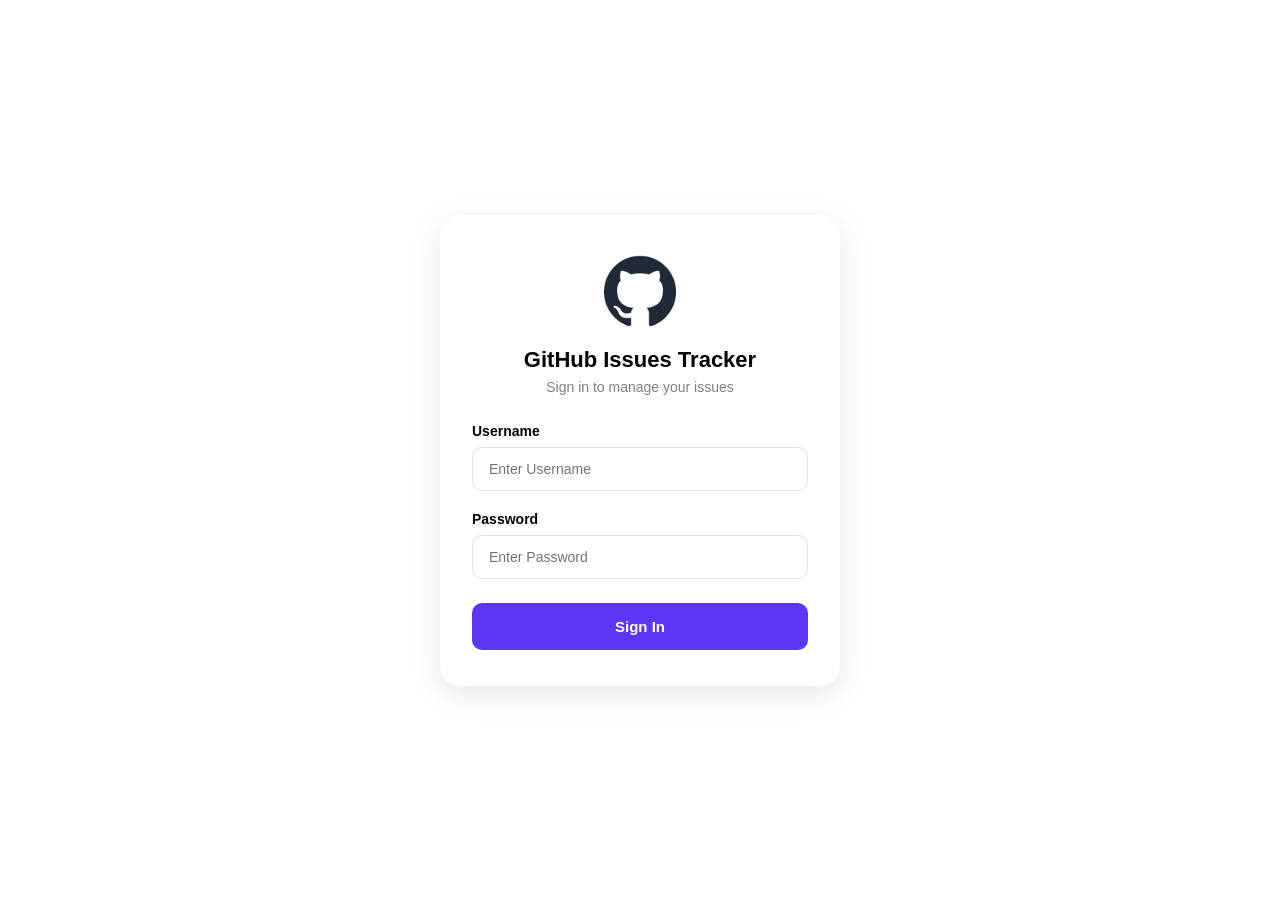
<file: sign.html>
<!DOCTYPE html>
<html lang="en">
<head>
    <meta charset="UTF-8">
    <meta name="viewport" content="width=device-width, initial-scale=1.0">
    <title>GitHub Issues Tracker - Sign In</title>
    <style>
        *, *::before, *::after {
            box-sizing: border-box;
            margin: 0;
            padding: 0;
        }

        body {
            min-height: 100vh;
            display: flex;
            align-items: center;
            justify-content: center;
            background: white; 
            font-family: 'DM Sans', sans-serif;
        }

        .card {
            background: white;
            border-radius: 20px;
            padding: 40px 32px 36px;
            width: 100%;
            max-width: 400px;
            box-shadow: 0 8px 32px rgba(0, 0, 0, 0.1);
        }

        .logo-wrap {
            display: flex;
            justify-content: center;
            margin-bottom: 20px;
        }

        .heading {
            text-align: center;
            margin-bottom: 28px;
        }

        .heading h1 {
            font-size: 22px;
            font-weight: 700;
            color: black;
            margin-bottom: 6px;
        }

        .heading p {
            font-size: 14px;
            color: grey;
        }
        .field {
            margin-bottom: 20px;
        }

        .field label {
            display: block;
            font-size: 14px;
            font-weight: 600;
            color: black;
            margin-bottom: 8px;
        }

        .field input {
            font-size: 14px;
            width: 100%;
            padding: 13px 16px;
            border: 1.5px solid #e0e0e0;
            border-radius: 10px;
            color: #333;
            outline: none;
            transition: border-color 0.2s;
            font-family: inherit;
            background: white;
        }

        .field input:focus {
            border-color: #5c35f5; 
        }
        .btn-signin {
            width: 100%;
            padding: 15px;
            background: #5c35f5;
            color: white;
            border: none;
            border-radius: 10px;
            font-size: 15px;
            font-weight: 600;
            cursor: pointer;
            transition: background 0.2s, transform 0.1s;
            font-family: inherit;
            margin-top: 4px;
        }
        .btn-signin:hover {
            background: #4a27d4;
        }

        .btn-signin:active {
            transform: scale(0.98);
        }
    </style>
</head>
<body>
    <div class="card">
        <div class="logo-wrap">
            <img src="images/github-logo.png" width="72" height="72" alt="GitHub Logo">
        </div>

        <div class="heading">
            <h1>GitHub Issues Tracker</h1>
            <p>Sign in to manage your issues</p>
        </div>

        <div class="field">
            <label for="username">Username</label>
            <input type="text" id="username" placeholder="Enter Username" autocomplete="username">
        </div>

        <div class="field">
            <label for="password">Password</label>
            <input type="password" id="password" placeholder="Enter Password" autocomplete="current-password">
        </div>

        <button class="btn-signin" onclick="handleSignIn()">Sign In</button>
    </div>

    <script>
        function handleSignIn() {
            const u = document.getElementById('username').value;
            const p = document.getElementById('password').value;
            if (u === 'admin' && p === 'admin123') {
                console.log("Login Successful");
                localStorage.setItem('isLoggedIn', 'true');
                localStorage.setItem('username', u);
                window.location.href = "index.html"; 
            } else {
                alert("Invalid Username or Password. Please try 'admin' and 'admin123'.");
            }
        }
    </script>
</body>
</html>
</file>
